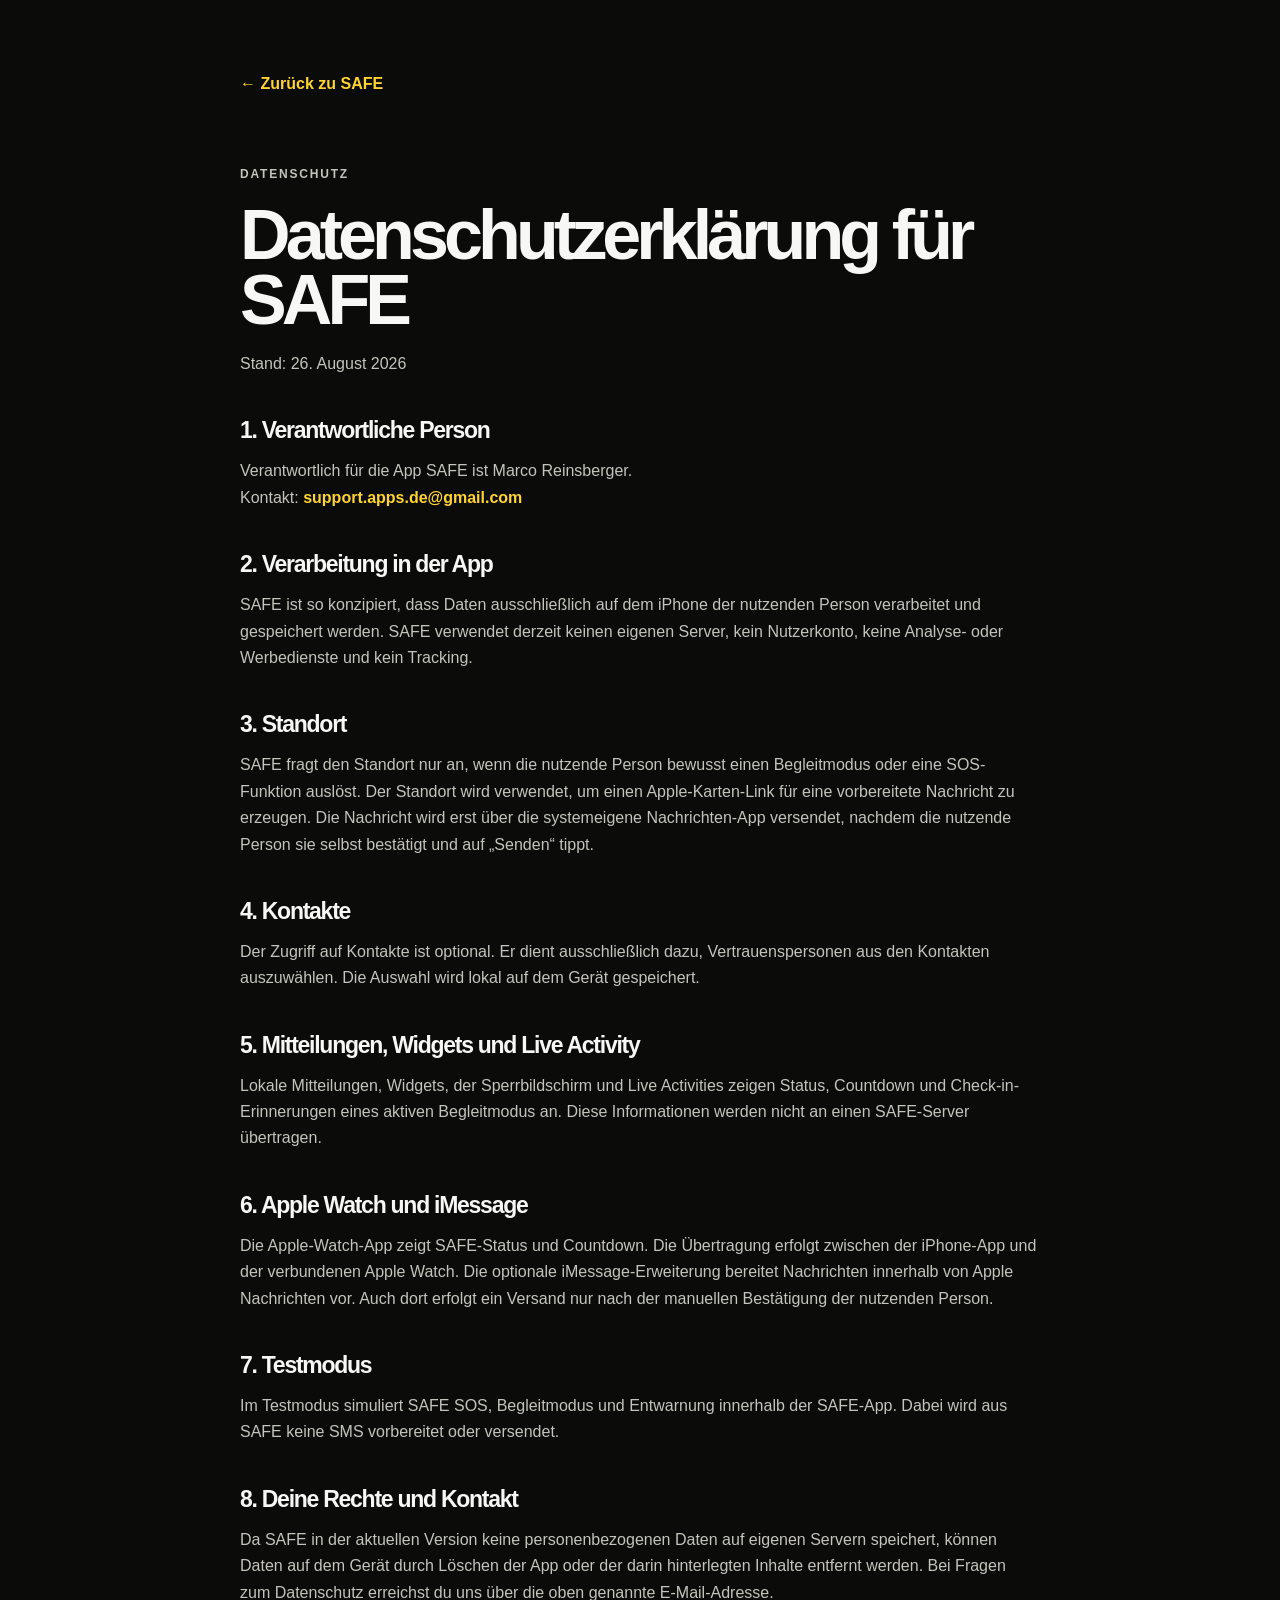
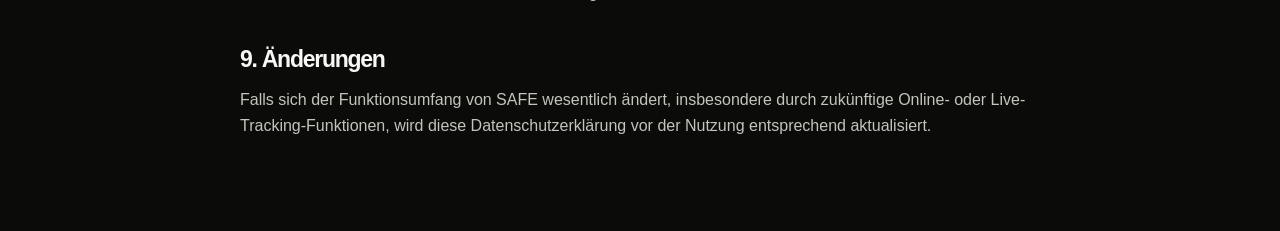
<file: datenschutz.html>
<!doctype html><html lang="de"><head><meta charset="utf-8"><meta name="viewport" content="width=device-width,initial-scale=1"><title>Datenschutz – SAFE</title><link rel="stylesheet" href="style.css"></head><body><main class="wrap legal"><a class="back" href="index.html">← Zurück zu SAFE</a><p class="eyebrow">DATENSCHUTZ</p><h1>Datenschutzerklärung für SAFE</h1><p>Stand: 26. August 2026</p><h2>1. Verantwortliche Person</h2><p>Verantwortlich für die App SAFE ist Marco Reinsberger.<br>Kontakt: <a href="mailto:support.apps.de@gmail.com">support.apps.de@gmail.com</a></p><h2>2. Verarbeitung in der App</h2><p>SAFE ist so konzipiert, dass Daten ausschließlich auf dem iPhone der nutzenden Person verarbeitet und gespeichert werden. SAFE verwendet derzeit keinen eigenen Server, kein Nutzerkonto, keine Analyse- oder Werbedienste und kein Tracking.</p><h2>3. Standort</h2><p>SAFE fragt den Standort nur an, wenn die nutzende Person bewusst einen Begleitmodus oder eine SOS-Funktion auslöst. Der Standort wird verwendet, um einen Apple-Karten-Link für eine vorbereitete Nachricht zu erzeugen. Die Nachricht wird erst über die systemeigene Nachrichten-App versendet, nachdem die nutzende Person sie selbst bestätigt und auf „Senden“ tippt.</p><h2>4. Kontakte</h2><p>Der Zugriff auf Kontakte ist optional. Er dient ausschließlich dazu, Vertrauenspersonen aus den Kontakten auszuwählen. Die Auswahl wird lokal auf dem Gerät gespeichert.</p><h2>5. Mitteilungen, Widgets und Live Activity</h2><p>Lokale Mitteilungen, Widgets, der Sperrbildschirm und Live Activities zeigen Status, Countdown und Check-in-Erinnerungen eines aktiven Begleitmodus an. Diese Informationen werden nicht an einen SAFE-Server übertragen.</p><h2>6. Apple Watch und iMessage</h2><p>Die Apple-Watch-App zeigt SAFE-Status und Countdown. Die Übertragung erfolgt zwischen der iPhone-App und der verbundenen Apple Watch. Die optionale iMessage-Erweiterung bereitet Nachrichten innerhalb von Apple Nachrichten vor. Auch dort erfolgt ein Versand nur nach der manuellen Bestätigung der nutzenden Person.</p><h2>7. Testmodus</h2><p>Im Testmodus simuliert SAFE SOS, Begleitmodus und Entwarnung innerhalb der SAFE-App. Dabei wird aus SAFE keine SMS vorbereitet oder versendet.</p><h2>8. Deine Rechte und Kontakt</h2><p>Da SAFE in der aktuellen Version keine personenbezogenen Daten auf eigenen Servern speichert, können Daten auf dem Gerät durch Löschen der App oder der darin hinterlegten Inhalte entfernt werden. Bei Fragen zum Datenschutz erreichst du uns über die oben genannte E-Mail-Adresse.</p><h2>9. Änderungen</h2><p>Falls sich der Funktionsumfang von SAFE wesentlich ändert, insbesondere durch zukünftige Online- oder Live-Tracking-Funktionen, wird diese Datenschutzerklärung vor der Nutzung entsprechend aktualisiert.</p></main></body></html>
</file>
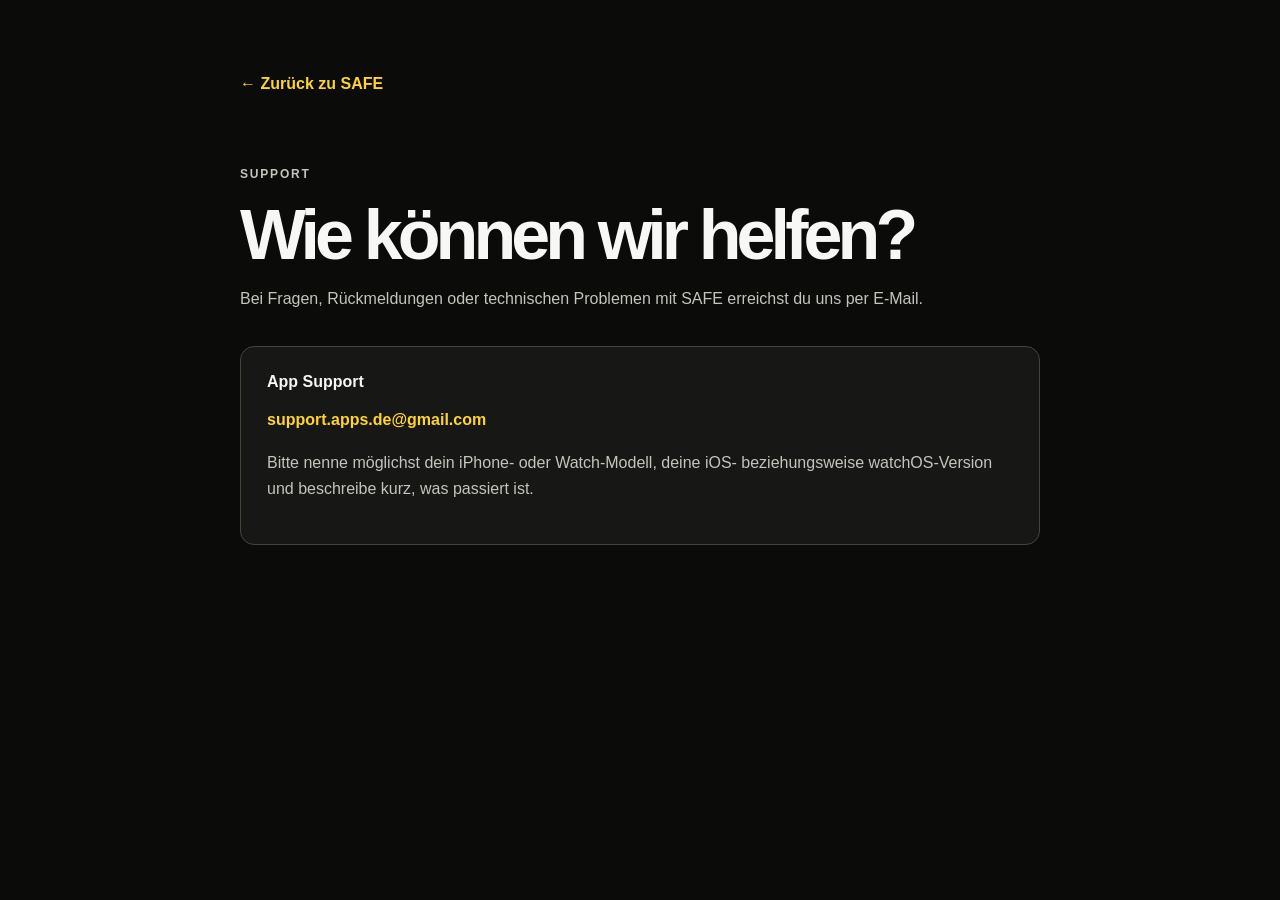
<file: support.html>
<!doctype html><html lang="de"><head><meta charset="utf-8"><meta name="viewport" content="width=device-width,initial-scale=1"><title>Support – SAFE</title><link rel="stylesheet" href="style.css"></head><body><main class="wrap legal"><a class="back" href="index.html">← Zurück zu SAFE</a><p class="eyebrow">SUPPORT</p><h1>Wie können wir helfen?</h1><p>Bei Fragen, Rückmeldungen oder technischen Problemen mit SAFE erreichst du uns per E-Mail.</p><div class="support"><strong>App Support</strong><p><a href="mailto:support.apps.de@gmail.com">support.apps.de@gmail.com</a></p><p>Bitte nenne möglichst dein iPhone- oder Watch-Modell, deine iOS- beziehungsweise watchOS-Version und beschreibe kurz, was passiert ist.</p></div></main></body></html>
</file>
<file: style.css>
:root {
  --bg: #0b0b0a;
  --panel: #171715;
  --text: #f7f7f5;
  --muted: #aaa9a2;
  --line: #2a2a27;
  --yellow: #ffd431;
}

* { box-sizing: border-box; }
html { scroll-behavior: smooth; }
body { margin: 0; background: var(--bg); color: var(--text); font: 16px Arial, Helvetica, sans-serif; }
a { color: inherit; text-decoration: none; }
.wrap { width: min(1160px, calc(100% - 40px)); margin: auto; }
.nav { min-height: 80px; border-bottom: 1px solid var(--line); display: flex; justify-content: space-between; align-items: center; gap: 22px; }
.brand { display: inline-flex; align-items: center; gap: 10px; font-weight: 800; letter-spacing: .08em; white-space: nowrap; }
.brand img { width: 31px; height: 31px; border-radius: 8px; object-fit: cover; }
.links { display: flex; gap: 24px; color: var(--muted); font-size: 14px; }
.links a:hover, footer a:hover { color: var(--yellow); }
.hero { min-height: 610px; display: grid; grid-template-columns: 1.1fr .9fr; align-items: center; gap: 30px; }
.eyebrow { color: var(--yellow); font-size: 12px; font-weight: bold; letter-spacing: .15em; }
.hero h1, .legal h1 { font-size: clamp(50px, 7vw, 92px); line-height: .93; letter-spacing: -.07em; margin: 18px 0; }
.hero h1 span { color: var(--yellow); }
.lead { max-width: 540px; color: var(--muted); font-size: 19px; line-height: 1.55; }
.buttons { display: flex; gap: 12px; margin-top: 30px; flex-wrap: wrap; }
.button { padding: 14px 18px; border: 1px solid #4a4a43; border-radius: 10px; font-weight: bold; font-size: 14px; }
.primary { background: var(--yellow); color: #181713; border-color: var(--yellow); }
.app-store-badge { display: inline-flex; margin-top: 22px; min-height: 40px; }
.app-store-badge img { display: block; height: 50px; width: auto; }
.visual { position: relative; height: 440px; display: grid; place-items: center; overflow: hidden; }
.app-icon { width: min(360px, 88%); border-radius: 27%; box-shadow: 0 28px 80px rgba(255, 212, 49, .22); }
.status { position: absolute; z-index: 2; right: 20px; bottom: 55px; padding: 13px 16px; border: 1px solid #3a3a35; border-radius: 11px; background: #171715; font-size: 14px; font-weight: bold; }
.status b { color: #53d670; margin-right: 8px; }
.section { padding: 105px 0; border-top: 1px solid var(--line); }
h2 { font-size: clamp(35px, 4vw, 57px); letter-spacing: -.055em; line-height: 1; margin: 15px 0; }
.sub { max-width: 620px; color: var(--muted); line-height: 1.6; font-size: 17px; }
.grid { display: grid; grid-template-columns: repeat(4, 1fr); gap: 14px; margin-top: 52px; }
.feature-grid { display: grid; grid-template-columns: repeat(auto-fit, minmax(210px, 1fr)); gap: 14px; margin-top: 52px; }
.card, .feature { min-height: 210px; padding: 25px; background: var(--panel); border: 1px solid #242421; border-radius: 16px; }
.card small, .feature span { color: var(--yellow); font-weight: bold; }
.card h3 { margin-top: 50px; }
.card p, .feature p { color: var(--muted); font-size: 14px; line-height: 1.5; }
.text-link { display: inline-flex; gap: 10px; margin-top: 28px; color: var(--yellow); font-size: 14px; font-weight: bold; }
.text-link span { font-size: 18px; line-height: .8; }
.card-with-image { min-height: 440px; padding: 0; overflow: hidden; display: flex; flex-direction: column; }
.card-with-image > img { display: block; width: 100%; height: 218px; object-fit: cover; object-position: top; border-bottom: 1px solid #242421; }
.card-content { padding: 20px 22px 22px; }
.card-with-image h3 { margin: 13px 0 9px; font-size: 20px; }
.card-with-image p { margin: 0; }
.feature { min-height: 196px; }
.feature span { display: block; font-size: 24px; }
.feature h3 { margin: 28px 0 9px; font-size: 18px; }
.feature p { margin: 0; }
.experience { overflow: hidden; }
.screen-gallery { display: grid; grid-template-columns: repeat(4, minmax(0, 1fr)); gap: 18px; margin-top: 48px; }
.screen-gallery figure { margin: 0; min-width: 0; }
.screen-gallery img { display: block; width: 100%; border-radius: 26px; box-shadow: 0 20px 45px rgba(0, 0, 0, .38); }
.screen-gallery figcaption { padding: 18px 4px 0; }
.screen-gallery b, .screen-gallery span { display: block; }
.screen-gallery b { font-size: 15px; }
.screen-gallery span { margin-top: 6px; color: var(--muted); font-size: 13px; line-height: 1.45; }
.showcase { display: grid; grid-template-columns: .8fr 1.2fr; gap: 70px; align-items: center; }
.screens { display: flex; align-items: end; justify-content: center; gap: 38px; }
.screens figure { margin: 0; text-align: center; color: var(--muted); font-size: 13px; }
.phone-shot { width: 210px; border-radius: 27px; box-shadow: 0 20px 55px #000; }
.watch-shot { width: 170px; border-radius: 25px; box-shadow: 0 20px 45px #000; }
.screens figcaption { margin-top: 16px; line-height: 1.4; }
.action-button { display: grid; grid-template-columns: .75fr 1.25fr; gap: 80px; }
.action-button ol { list-style: none; padding: 0; margin: 0; border-top: 1px solid #343431; }
.action-button li { padding: 22px 0; border-bottom: 1px solid #343431; }
.action-button strong { display: block; }
.action-button span { display: block; color: var(--muted); margin-top: 7px; line-height: 1.5; }
.action-note { color: #deded5; line-height: 1.55; font-size: 14px; margin-top: 24px; padding: 16px; border-left: 2px solid var(--yellow); background: var(--panel); }
.notice { margin-bottom: 75px; padding: 20px 25px; border: 1px solid #55461b; border-radius: 12px; background: #211d13; color: #deded5; line-height: 1.55; font-size: 14px; }
.notice b { color: var(--yellow); }
footer { padding: 34px 0 48px; border-top: 1px solid var(--line); display: flex; gap: 28px; color: var(--muted); font-size: 13px; }
.footlinks { margin-left: auto; display: flex; gap: 20px; }
.legal { max-width: 800px; margin: auto; padding: 75px 0; }
.back { display: inline-block; color: var(--yellow); font-weight: bold; margin-bottom: 60px; }
.legal h1 { font-size: clamp(42px, 6vw, 70px); }
.legal h2 { font-size: 23px; margin-top: 42px; }
.legal p { color: #c4c4bc; line-height: 1.65; }
.legal a:not(.back) { color: var(--yellow); font-weight: bold; }
.support { margin-top: 34px; padding: 26px; border: 1px solid #444439; border-radius: 14px; background: var(--panel); }
.active-link { color: var(--yellow); }
.functions-hero { padding: 105px 0 84px; }
.functions-hero h1 { font-size: clamp(48px, 6vw, 82px); line-height: .94; letter-spacing: -.07em; margin: 18px 0; }
.functions-hero h1 span { color: var(--yellow); }
.function-detail { display: grid; grid-template-columns: minmax(0, 1fr) minmax(280px, .7fr); gap: clamp(50px, 9vw, 130px); align-items: center; padding: 100px 8%; border-top: 1px solid var(--line); }
.function-detail.reverse { grid-template-columns: minmax(280px, .7fr) minmax(0, 1fr); }
.function-detail.reverse .function-copy { grid-column: 2; }
.function-detail.reverse .function-shot { grid-column: 1; grid-row: 1; }
.function-copy > small { color: var(--yellow); font-weight: bold; }
.function-copy .eyebrow { margin-top: 28px; margin-bottom: 0; }
.function-copy h2 { margin-top: 13px; }
.function-copy > p:not(.eyebrow) { max-width: 520px; color: var(--muted); line-height: 1.65; }
.function-shot { width: min(100%, 330px); justify-self: center; margin: 0; }
.function-shot img { display: block; width: 100%; border-radius: 27px; box-shadow: 0 24px 60px rgba(0, 0, 0, .46); }
.function-shot figcaption { margin-top: 14px; color: var(--muted); text-align: center; font-size: 13px; line-height: 1.4; }
.watch-detail { width: min(100%, 260px); }

@media (max-width: 800px) {
  .hero { grid-template-columns: 1fr; padding: 65px 0 45px; min-height: auto; }
  .visual { height: 310px; }
  .app-icon { width: 225px; }
  .status { bottom: 8px; right: 0; }
  .grid { grid-template-columns: repeat(2, 1fr); }
  .feature-grid { grid-template-columns: repeat(2, 1fr); }
  .screen-gallery { grid-template-columns: repeat(2, minmax(0, 1fr)); max-width: 600px; }
  .showcase, .action-button { grid-template-columns: 1fr; gap: 42px; }
  .function-detail, .function-detail.reverse { grid-template-columns: 1fr; gap: 38px; padding: 80px 7%; }
  .function-detail.reverse .function-copy, .function-detail.reverse .function-shot { grid-column: auto; grid-row: auto; }
  .function-shot { width: min(100%, 290px); }
  .phone-shot { width: 175px; }
  .watch-shot { width: 140px; }
}

@media (max-width: 520px) {
  .wrap { width: calc(100% - 30px); }
  .nav { min-height: 68px; gap: 14px; }
  .links { gap: 14px; font-size: 12px; }
  .hero { padding-top: 48px; }
  .hero h1 { font-size: clamp(46px, 14vw, 64px); }
  .lead { font-size: 17px; }
  .buttons { display: grid; grid-template-columns: 1fr; }
  .button { text-align: center; }
  .section { padding: 68px 0; }
  .grid, .feature-grid { grid-template-columns: 1fr; margin-top: 32px; }
  .screen-gallery { grid-template-columns: repeat(2, minmax(0, 1fr)); gap: 12px; margin-top: 32px; }
  .screen-gallery img { border-radius: 19px; }
  .screen-gallery figcaption { padding-top: 12px; }
  .card, .feature { min-height: auto; }
  .card-with-image { min-height: 0; }
  .card-with-image > img { height: 260px; }
  .card h3 { margin-top: 28px; }
  .screens { gap: 13px; align-items: end; }
  .phone-shot { width: min(48vw, 170px); }
  .watch-shot { width: min(34vw, 125px); }
  .screens figure { font-size: 11px; }
  .action-button { gap: 30px; }
  footer { flex-wrap: wrap; gap: 18px; }
  .footlinks { margin-left: 0; width: 100%; }
  .legal { padding: 46px 0; }
  .back { margin-bottom: 38px; }
  .functions-hero { padding: 66px 0 58px; }
  .function-detail, .function-detail.reverse { padding: 64px 0; gap: 30px; }
  .function-copy .eyebrow { margin-top: 22px; }
}
</file>
